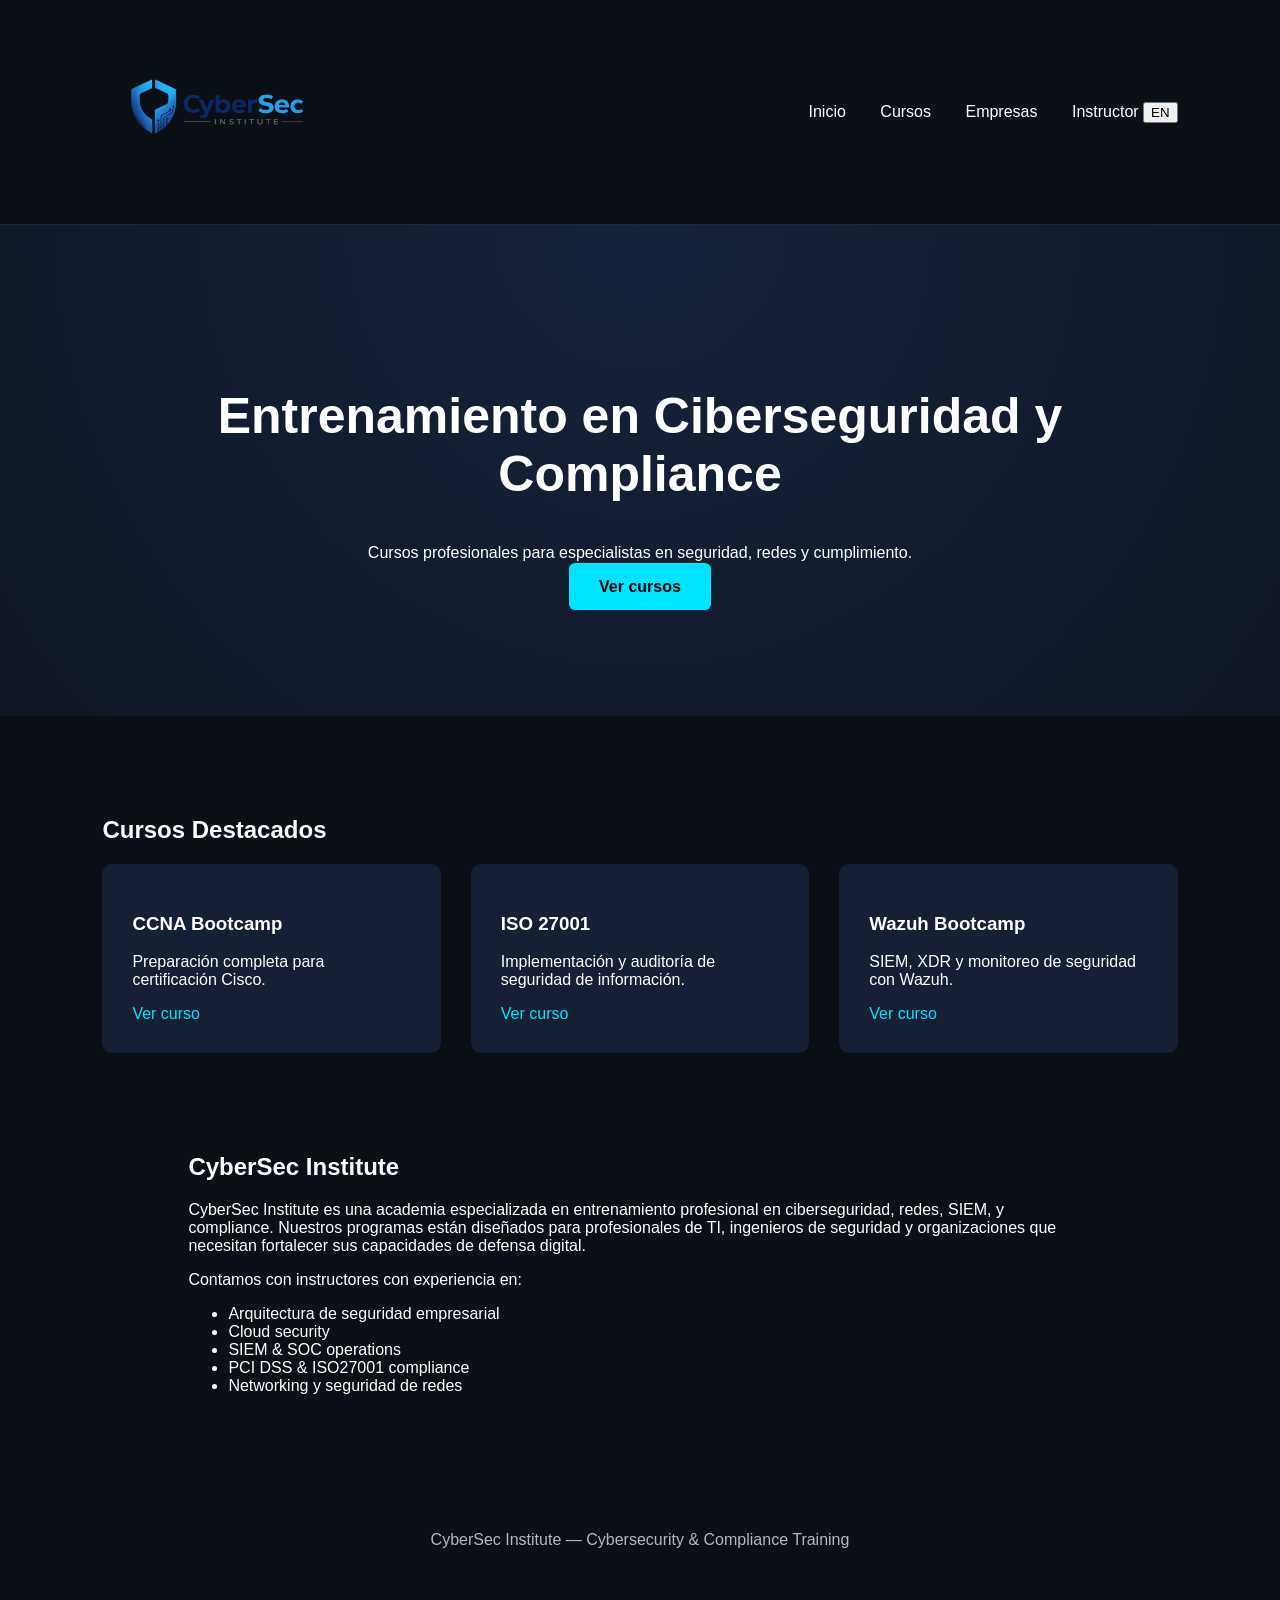
<file: index.html>
<!DOCTYPE html>
<html lang="es">

<head>

<meta charset="UTF-8">
<meta name="viewport" content="width=device-width, initial-scale=1.0">

<title>CyberSec Institute</title>

<link rel="icon" href="logo-shield.png">

<link rel="stylesheet" href="style.css">

</head>

<body>

<header>

<div class="logo">
<img src="logo.png">
</div>

<nav>

<a href="index.html">Inicio</a>
<a href="courses.html">Cursos</a>
<a href="#corporate">Empresas</a>
<a href="#instructor">Instructor</a>

<button onclick="switchLang()">EN</button>

</nav>

</header>

<section class="hero">

<h1 id="title">Entrenamiento en Ciberseguridad y Compliance</h1>

<p id="subtitle">
Cursos profesionales para especialistas en seguridad, redes y cumplimiento.
</p>

<a class="button" href="courses.html">Ver cursos</a>

</section>

<section class="section">

<h2>Cursos Destacados</h2>

<div class="courses">

<div class="card">

<h3>CCNA Bootcamp</h3>

<p>Preparación completa para certificación Cisco.</p>

<a href="course-ccna.html">Ver curso</a>

</div>

<div class="card">

<h3>ISO 27001</h3>

<p>Implementación y auditoría de seguridad de información.</p>

<a href="course-iso27001.html">Ver curso</a>

</div>

<div class="card">

<h3>Wazuh Bootcamp</h3>

<p>SIEM, XDR y monitoreo de seguridad con Wazuh.</p>

<a href="course-wazuh.html">Ver curso</a>

</div>

</div>

<section class="section">

<h2>CyberSec Institute</h2>

<p>

CyberSec Institute es una academia especializada en entrenamiento profesional en ciberseguridad, redes, SIEM, y compliance.

Nuestros programas están diseñados para profesionales de TI, ingenieros de seguridad y organizaciones que necesitan fortalecer sus capacidades de defensa digital.

</p>

<p>

Contamos con instructores con experiencia en:

</p>

<ul>

<li>Arquitectura de seguridad empresarial</li>
<li>Cloud security</li>
<li>SIEM & SOC operations</li>
<li>PCI DSS & ISO27001 compliance</li>
<li>Networking y seguridad de redes</li>

</ul>

</section>

<footer>

CyberSec Institute — Cybersecurity & Compliance Training

</footer>

<script>

let lang="es";

function switchLang(){

if(lang==="es"){

document.getElementById("title").innerText="Cybersecurity & Compliance Training";

document.getElementById("subtitle").innerText="Professional training for cybersecurity, networking and compliance.";

lang="en";

}else{

location.reload();

}

}

</script>

</body>

</html>
</file>
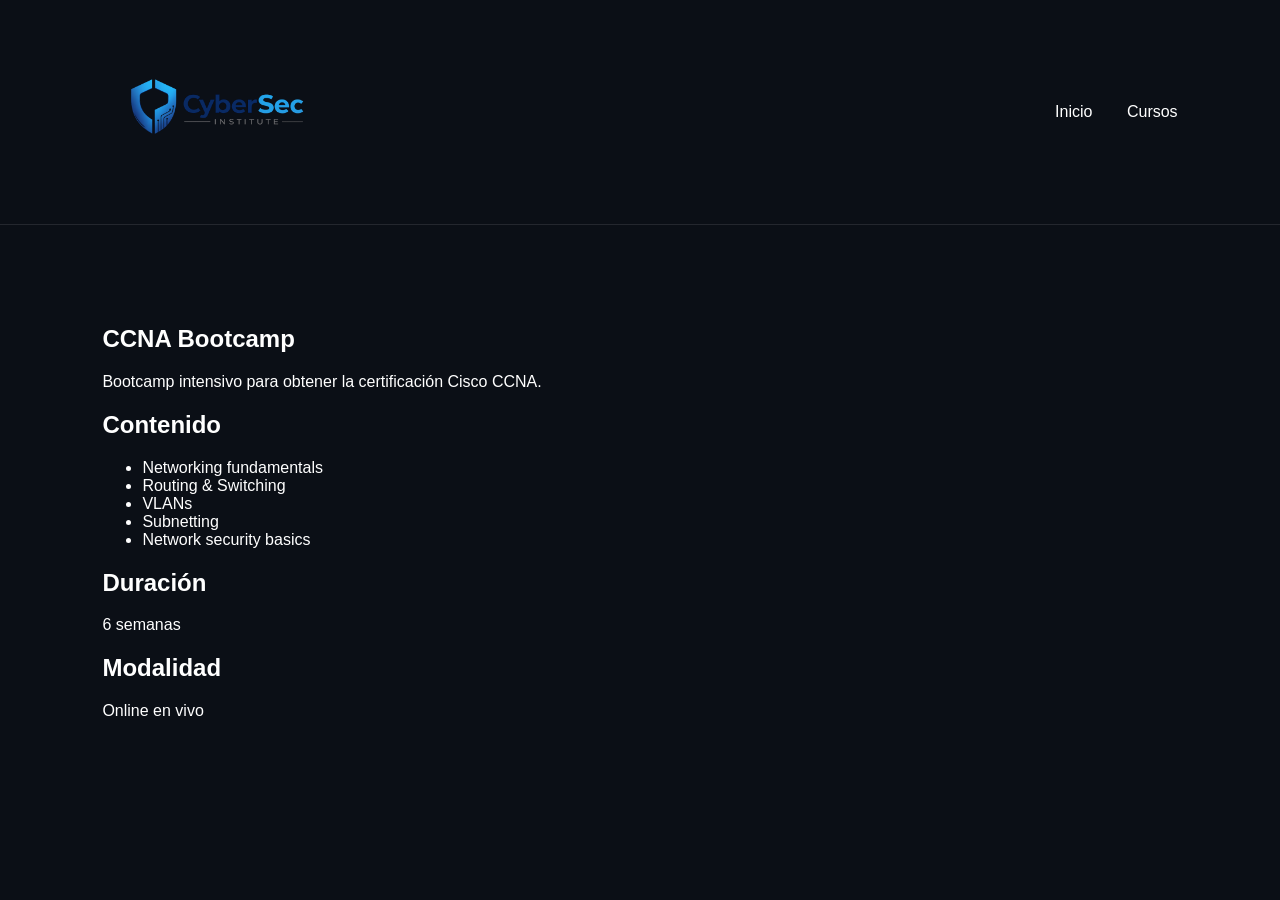
<file: course-ccna.html>
<!DOCTYPE html>
<html>

<head>

<title>CCNA Bootcamp</title>
<link rel="stylesheet" href="style.css">

</head>

<body>

<header>

<div class="logo">
<img src="logo.png">
</div>

<nav>

<a href="index.html">Inicio</a>
<a href="courses.html">Cursos</a>

</nav>

</header>

<section class="section">

<h1>CCNA Bootcamp</h1>

<p>

Bootcamp intensivo para obtener la certificación Cisco CCNA.

</p>

<h2>Contenido</h2>

<ul>

<li>Networking fundamentals</li>
<li>Routing & Switching</li>
<li>VLANs</li>
<li>Subnetting</li>
<li>Network security basics</li>

</ul>

<h2>Duración</h2>

<p>6 semanas</p>

<h2>Modalidad</h2>

<p>Online en vivo</p>

</section>

</body>

</html>
</file>
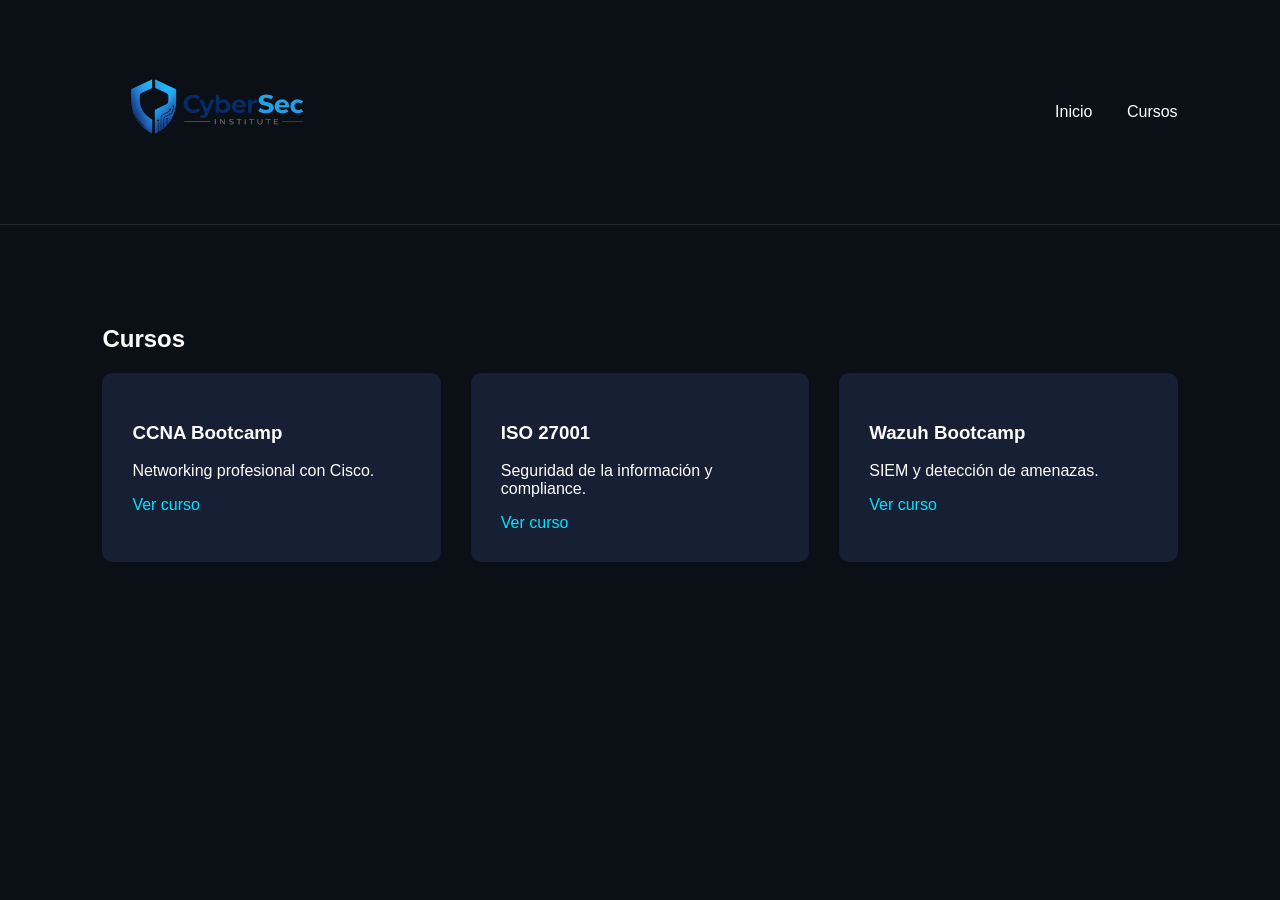
<file: courses.html>
<!DOCTYPE html>
<html>

<head>

<title>Cursos | CyberSec Institute</title>
<link rel="stylesheet" href="style.css">

</head>

<body>

<header>

<div class="logo">
<img src="logo.png">
</div>

<nav>

<a href="index.html">Inicio</a>
<a href="courses.html">Cursos</a>

</nav>

</header>

<section class="section">

<h1>Cursos</h1>

<div class="courses">

<div class="card">

<h3>CCNA Bootcamp</h3>

<p>Networking profesional con Cisco.</p>

<a href="course-ccna.html">Ver curso</a>

</div>

<div class="card">

<h3>ISO 27001</h3>

<p>Seguridad de la información y compliance.</p>

<a href="course-iso27001.html">Ver curso</a>

</div>

<div class="card">

<h3>Wazuh Bootcamp</h3>

<p>SIEM y detección de amenazas.</p>

<a href="course-wazuh.html">Ver curso</a>

</div>

</div>

</section>

</body>

</html>
</file>
<file: style.css>
body{
font-family:Arial;
margin:0;
background:#0b0f16;
color:white;
}

header{
display:flex;
justify-content:space-between;
align-items:center;
padding:35px 8%;
border-bottom:1px solid rgba(255,255,255,0.1);
}

.logo img{
height:150px;
}

nav a{
margin-left:30px;
text-decoration:none;
color:white;
}

.hero{
padding:120px 8%;
text-align:center;
background:radial-gradient(circle at top,#16223a,#0f1724);
}

.hero h1{
font-size:50px;
}

.button{
background:#00e5ff;
padding:15px 30px;
border-radius:6px;
color:black;
text-decoration:none;
font-weight:bold;
}

.section{
padding:80px 8%;
}

.courses{
display:grid;
grid-template-columns:repeat(auto-fit,minmax(250px,1fr));
gap:30px;
}

.card{
background:#161f33;
padding:30px;
border-radius:10px;
}

.card a{
color:#00e5ff;
text-decoration:none;
}

footer{
padding:40px;
text-align:center;
opacity:0.7;
}
</file>
